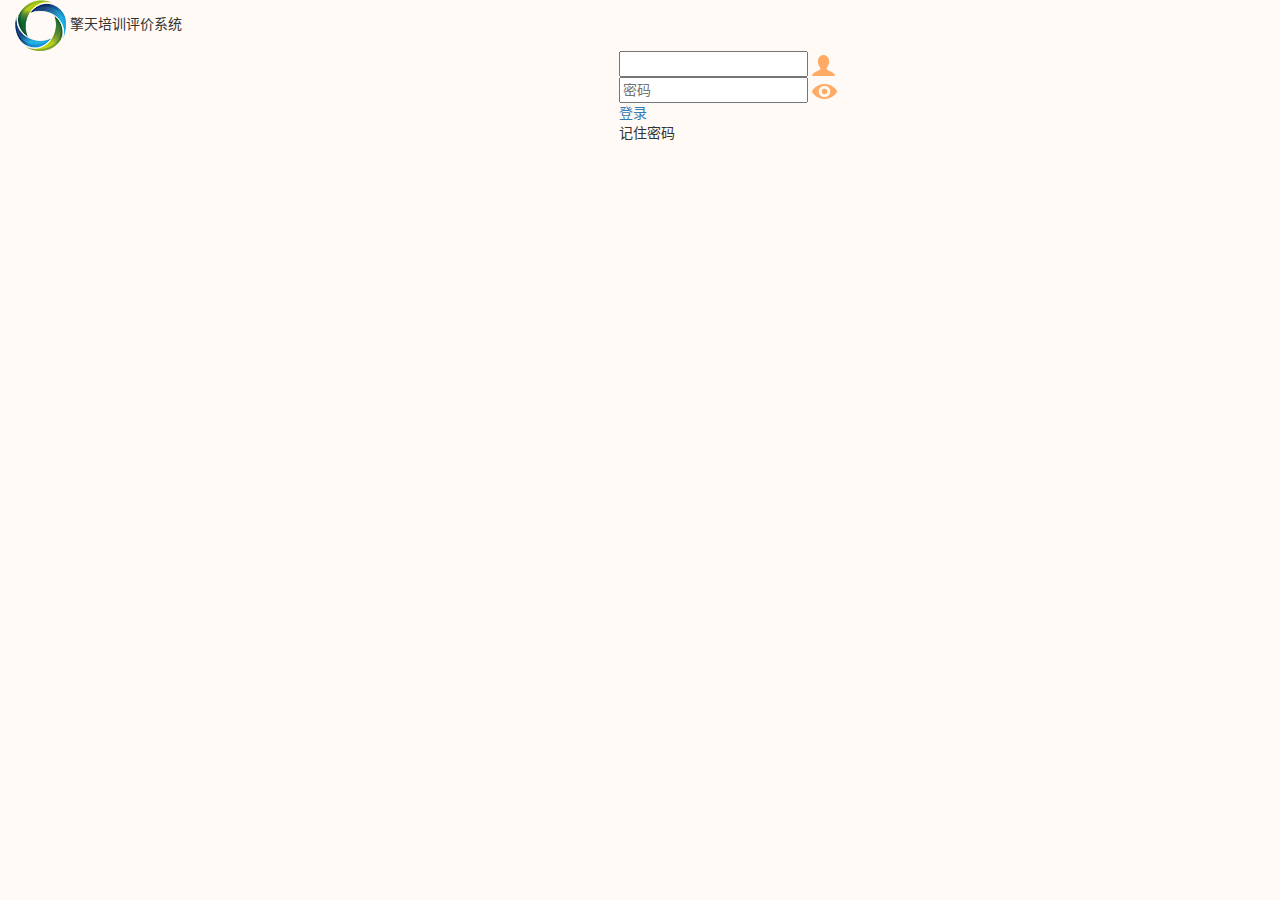
<file: src/main/resources/project/index.html>
<!DOCTYPE html>
<html lang="zh-CN">
<head>
    <meta charset="utf-8">
    <meta name="viewport" content="width=device-width, initial-scale=1">
    <meta http-equiv="X-UA-Compatible" content="IE=edge">

    <title>首页</title>
    <link href="css/bootstrap.css" rel="stylesheet">
    <link rel="stylesheet" href="css/index.css"/>
    <!--&lt;!&ndash;[if lt IE 9]>-->
    <!--<script src="js/html5shiv.min.js"></script>-->
    <!--<script src="js/respond.min.js"></script>-->
    <!--<![endif]&ndash;&gt;-->
</head>
<body>
<div class="container">
    <div id="top-all">
        <div class="row sky">
            <div class="col-xs-12">
                <img src="img/sky.png" alt=""/>
                <span>擎天培训评价系统</span>
            </div>
        </div>
        <div class="row enter">
            <div class="col-xs-offset-4 col-xs-4 passin">
                <div class="row">
                    <div class="col-xs-offset-1 col-xs-3 pic">
                    </div>
                    <div id="login" class="col-xs-offset-1 col-xs-7 text">
                        <div  class="top-input" >
                            <input v-model="name" type="text" :value="name" name="uname" onfocus="if(this.value == '用户名') this.value = ''" onblur="if(this.value =='') this.value = '用户名'" />
                            <span><img src="img/user.png" alt=""/></span>
                        </div>
                        <div class="next-input">
                            <input v-model="password"  type="password" name="upwd" placeholder="密码"/>
                            <span><img src="img/pwd.png" alt=""/></span>
                        </div>
                        <div class="enter-in">
                            <a class="pwd" @click="doLogin()">登录</a>
                        </div>
                        <p class="rember"><span v-model="remember" class="box"></span>
                            <span>记住密码</span></p>
                    </div>
                </div>
            </div>
        </div>
    </div>
</div>
<script src="js/jquery-1.11.3.js"></script>
<script src="js/vue.min.js"></script>
<script src="js/axios.min.js"></script>
<script src="js/http.js"></script>
<script src="js/login.js"></script>

</body>
</html>
</file>
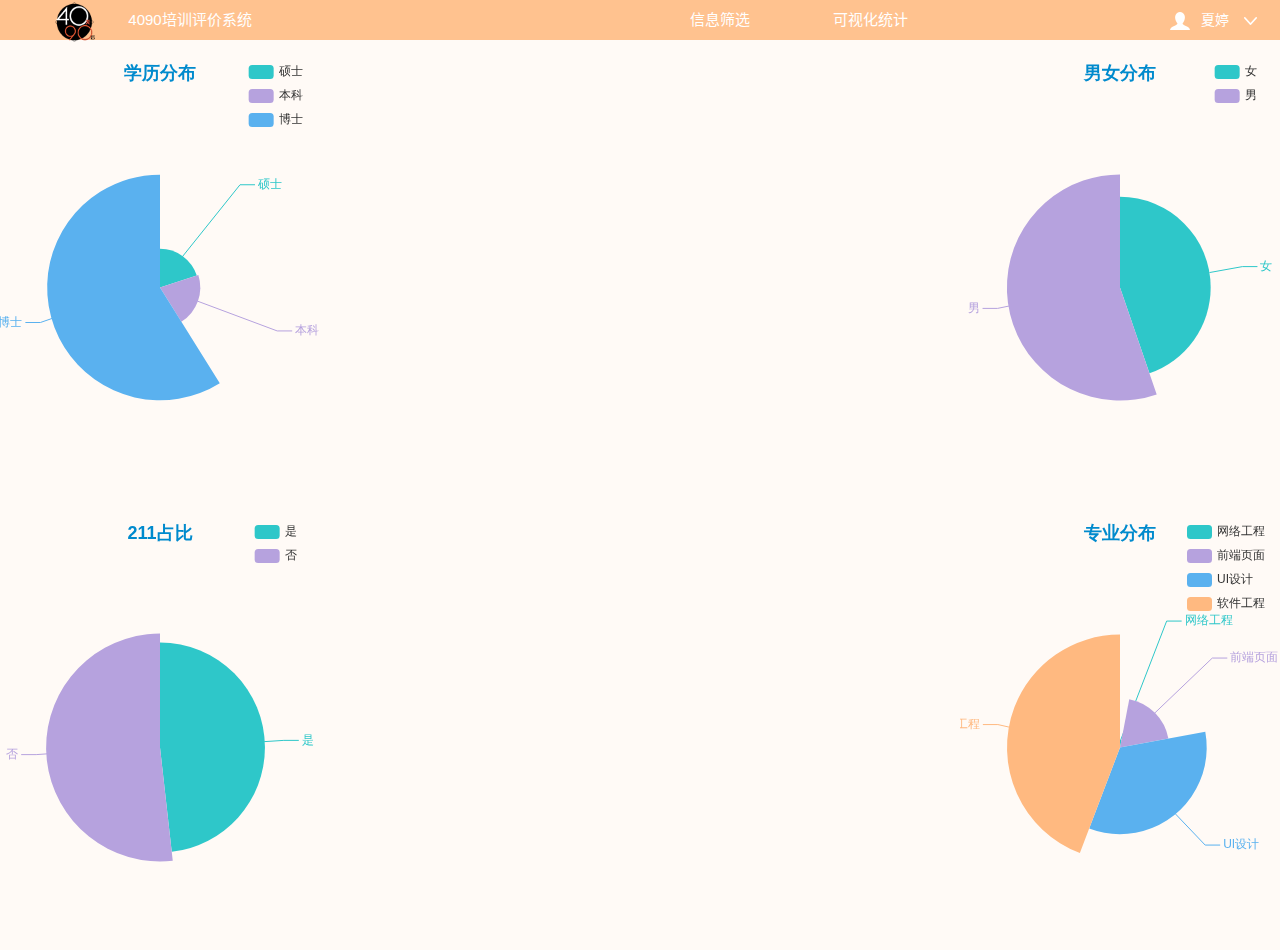
<file: src/main/resources/project/count.html>
<!DOCTYPE html>
<html lang="zh-CN">
<head>
    <meta charset="utf-8">
    <meta name="viewport" content="width=device-width, initial-scale=1">
    <meta http-equiv="X-UA-Compatible" content="IE=edge">

    <title>筛选</title>
    <link href="css/bootstrap.css" rel="stylesheet">
    <link rel="stylesheet" href="css/count.css"/>
    <!--&lt;!&ndash;[if lt IE 9]>-->
    <!--<script src="js/html5shiv.min.js"></script>-->
    <!--<script src="js/respond.min.js"></script>-->
    <!--<![endif]&ndash;&gt;-->
</head>
<body>
<div class="container">
    <div class="row">
        <div class="nav1 col-xs-12">
            <ul class="T4090">
                <li>
                    <img src="img/4090_03.png" alt=""/>
                </li>
                <li>4090培训评价系统</li>
            </ul>
            <ul class="info-select">
                <li class="show1"><a href="">信息筛选</a></li>
                <li><a href="">可视化统计</a></li>
            </ul>
            <ul class="xiaTing">
                <li><img src="img/peo.png" alt=""/></li>
                <li>夏婷</li>
                <li><img src="img/bot.png" alt=""/></li>
            </ul>
        </div>
    </div>
    <div class="row">
        <div class="col-xs-3">
            <div id="eduView" class="row left-top"></div>
            <div id="211View" class="row left-bot"></div>
        </div>
        <div id="mapView" class="col-xs-6 middle"></div>
        <div class="col-xs-3">
            <div id="sexView" class="row right-top"></div>
            <div id="majorView" class="row right-bot"></div>
        </div>
    </div>
</div>
<script src="js/jquery-1.11.3.js"></script>
<script src="js/echarts.min.js"></script>
<script src="js/ecStat.min.js"></script>
<script src="js/macarons.js"></script>
<script src="js/china.js"></script>
<script src="js/pieView.js"></script>
<script src="js/geoView.js"></script>
</body>
</html>
</file>
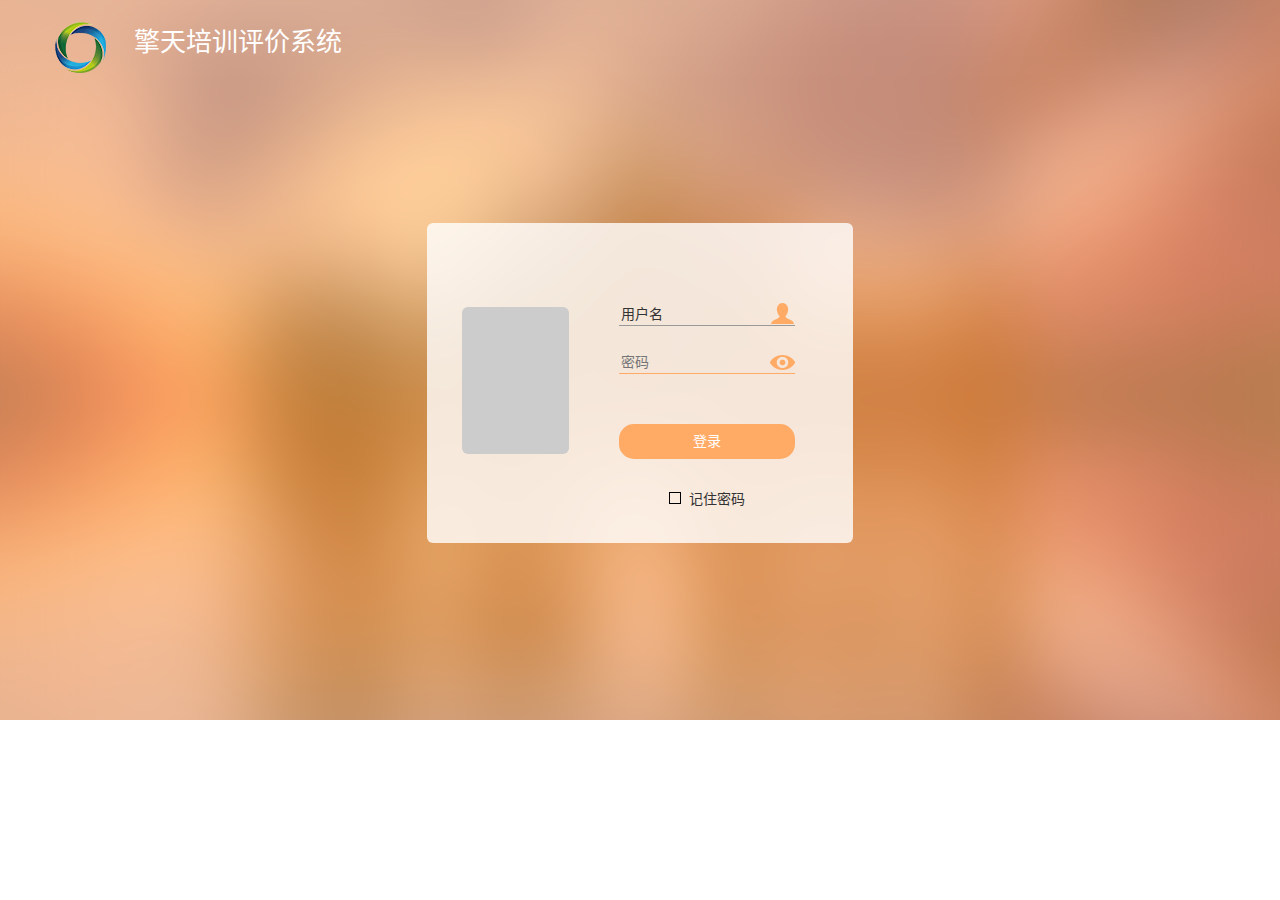
<file: src/main/resources/project/first.html>
<!DOCTYPE html>
<html lang="zh-CN">
<head>
    <meta charset="utf-8">
    <meta name="viewport" content="width=device-width, initial-scale=1">
    <meta http-equiv="X-UA-Compatible" content="IE=edge">

    <title>首页</title>
    <link href="css/bootstrap.css" rel="stylesheet">
    <link rel="stylesheet" href="css/first.css"/>
    <!--&lt;!&ndash;[if lt IE 9]>-->
    <!--<script src="js/html5shiv.min.js"></script>-->
    <!--<script src="js/respond.min.js"></script>-->
    <!--<![endif]&ndash;&gt;-->
</head>
<body>
<div class="container">
    <div id="top-all">
        <div class="row sky">
            <div class="col-xs-12">
                <img src="img/sky.png" alt=""/>
                <span>擎天培训评价系统</span>
            </div>
        </div>
        <div class="row enter">
            <div class="col-xs-offset-4 col-xs-4 passin">
                <div class="row">
                    <div class="col-xs-offset-1 col-xs-3 pic">
                    </div>
                    <div class="col-xs-offset-1 col-xs-7 text">
                        <div  class="top-input" >
                            <input type="text" value="用户名" name="uname" onfocus="if(this.value == '用户名') this.value = ''" onblur="if(this.value =='') this.value = '用户名'" />
                            <span><img src="img/user.png" alt=""/></span>
                        </div>
                        <div class="next-input">
                            <input  type="password" name="upwd" placeholder="密码"/>
                            <span><img src="img/pwd.png" alt=""/></span>
                        </div>
                        <div class="enter-in">
                            <a class="pwd">登录</a>
                        </div>
                        <p class="rember"><span class="box"></span>
                            <span>记住密码</span></p>
                    </div>
                </div>
            </div>
        </div>
    </div>
</div>
<script src="js/jquery-1.11.3.js"></script>
<script src="js/ajax.js"></script>
<script src="js/first,js.js"></script>
</body>
</html>
</file>
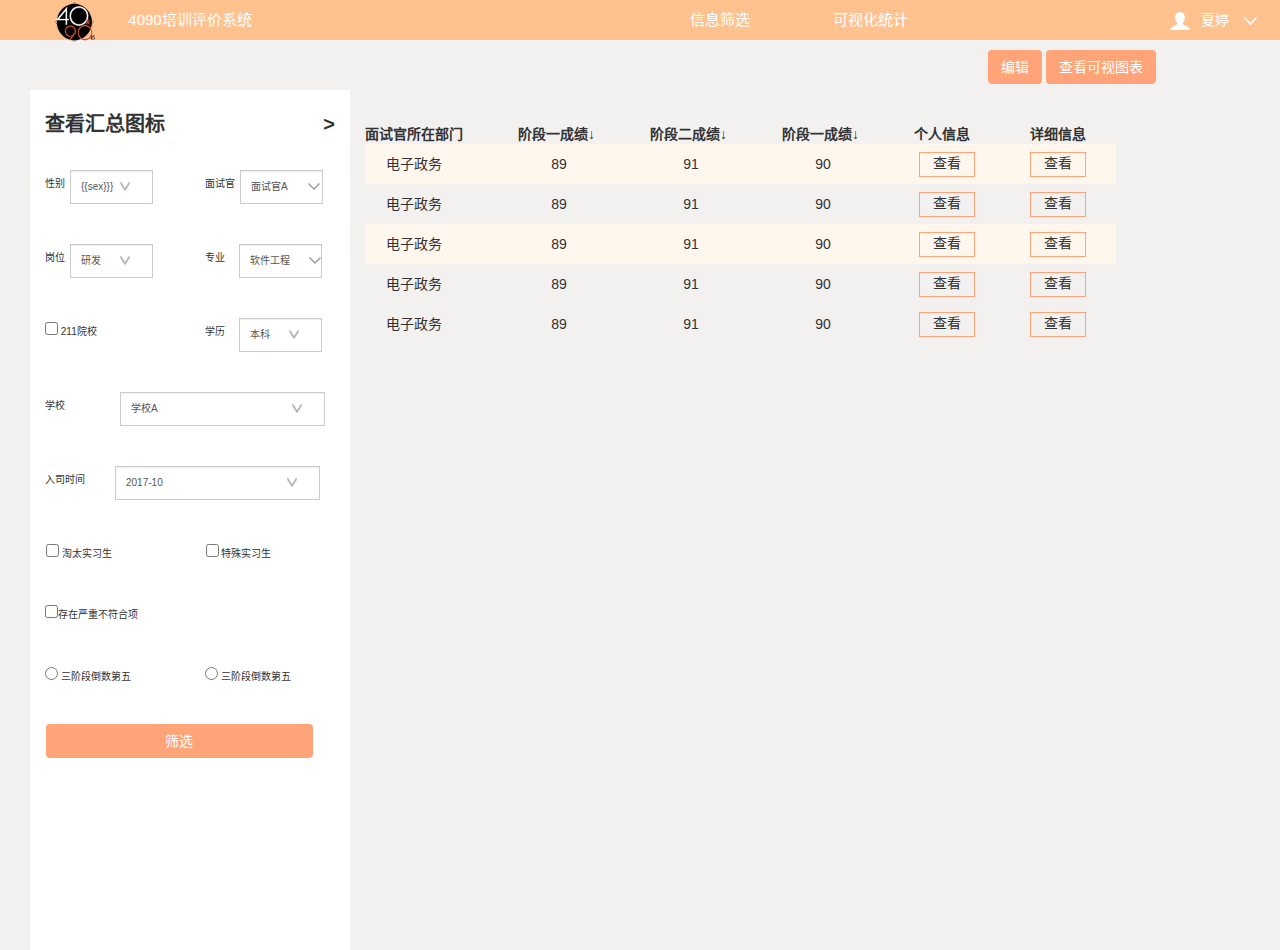
<file: src/main/resources/project/statisics.html>
<!DOCTYPE html>
<html lang="zh-CN">
<head>
    <meta charset="utf-8">
    <meta name="viewport" content="width=device-width, initial-scale=1">
    <meta http-equiv="X-UA-Compatible" content="IE=edge">

    <title>统计</title>
    <link href="css/bootstrap.css" rel="stylesheet">
    <link rel="stylesheet" href="css/staistic.css"/>
    <!--&lt;!&ndash;[if lt IE 9]>-->
    <!--<script src="js/html5shiv.min.js"></script>-->
    <!--<script src="js/respond.min.js"></script>-->
    <!--<![endif]&ndash;&gt;-->
</head>
<body>
<div class="container">
    <div class="row">
        <div class="nav1 col-xs-12">
            <ul class="T4090">
                <li>
                    <img src="img/4090_03.png" alt=""/>
                </li>
                <li>4090培训评价系统</li>
            </ul>
            <ul class="info-select">
                <li class="show1"><a href="">信息筛选</a></li>
                <li><a href="">可视化统计</a></li>
            </ul>
            <ul class="xiaTing">
                <li><img src="img/peo.png" alt=""/></li>
                <li>夏婷</li>
                <li><img src="img/bot.png" alt=""/></li>
            </ul>
        </div>
    </div>
    <div class="row content">
        <div class="col-xs-3  content-L">
            <div class="top">
                <span>查看汇总图标</span>
                <span> > </span>
            </div>
            <!--<div class="name">-->
                <!--<span>姓名</span>-->
                <!--<input type="text" placeholder="请输入实习生名字"/>-->
            <!--</div>-->
            <div class="row sex-all">
                <div class="col-xs-6 sex">
                   <span>性别</span>
                   <div class="input-group">
                       <div class="input-group-btn">
                           <select id="sexs" class="form-control style1 " style="font-size:10px">
                               <option v-for="item in items">{{sex}}}</option>
                           </select>
                           <span class="arrow1 "><img src="img/bot2.png" alt=""/></span>
                       </div>
                   </div>
               </div>
                <div class="col-xs-6 sex">
                    <span>面试官</span>
                    <div class="input-group">
                        <div class="input-group-btn">
                            <select name=""  class="form-control style1" style="font-size:10px">
                                <option value="">面试官A</option>
                                <option value="">面试官B</option>
                            </select>
                            <span class="arrow2 "><img src="img/bot2.png" alt=""/></span>
                        </div>
                    </div>
                </div>
            </div>
            <div class=" row school-all">
                <div class="col-xs-6 sex">
                    <span>岗位</span>
                    <div class="input-group ">
                        <div class="input-group-btn">
                            <select name=""  class="form-control style1" style="font-size:10px">
                                <option value="">研发</option>
                                <option value="">ui</option>
                            </select>
                            <span class="arrow1 "><img src="img/bot2.png" alt=""/></span>
                        </div>
                    </div>
                </div>
                <div class="col-xs-6 sex">
                    <span>专业</span>
                    <div class="input-group right-go">
                        <div class="input-group-btn ">
                            <select name=""  class="form-control style1"style="font-size:10px">
                                <option value="">软件工程</option>
                                <option value="">计算机专业</option>
                                <option value="">其他</option>
                            </select>
                            <span class="arrow3 "><img src="img/bot2.png" alt=""/></span>
                        </div>
                    </div>
                </div>
            </div>
            <div class=" row kinds-all">
                <div class="Y211 col-xs-6" style="font-size:10px">
                    <input type="checkbox"/>
                    211院校
                </div>
                <div class="col-xs-6 sex">
                    <span>学历</span>
                    <div class="input-group right-go">
                        <div class="input-group-btn ">
                            <select name=""  class="form-control style1" style="font-size:10px">
                                <option value="">本科</option>
                                <option value="">专科</option>
                                <option value="">研究生</option>
                            </select>
                            <span class="arrow1 "><img src="img/bot2.png" alt=""/></span>
                        </div>
                    </div>
                </div>
            </div>
            <div class="row job">
                <span>学校</span>
                <div class="input-group right-go2">
                    <div class="input-group-btn ">
                        <select name=""  class="form-control style1" style="font-size:10px">
                            <option value="">学校A</option>
                            <option value="">学校B</option>
                            <option value="">学校C</option>
                        </select>
                        <span class="arrow1 "><img src="img/bot2.png" alt=""/></span>
                    </div>
                </div>
            </div>
            <div class="row time">
                <span>入司时间</span>
                <div class="input-group right-go1">
                    <div class="input-group-btn ">
                        <select name=""  class="form-control style1" style="font-size:10px">
                            <option value="">2017-10</option>
                            <option value="">2017-3</option>
                            <option value="">2018-4</option>
                        </select>
                        <span class="arrow1 "><img src="img/bot2.png" alt=""/></span>
                    </div>
                </div>
            </div>
            <div class="row student">
                <div class="col-xs-6" style="font-size:10px">
                    <input type="checkbox"/> 淘太实习生
                </div>
                <div class="col-xs-6" style="font-size:10px">
                    <input type="checkbox"/> 特殊实习生
                </div>
            </div>
            <div class="row low-student">
                <div class="col-xs-6" style="font-size:10px">
                    <input type="checkbox"/>存在严重不符合项
                </div>
            </div>
            <div class="row rank">
                <div class="col-xs-6" style="font-size:10px">
                    <input type="radio"/> 三阶段倒数第五
                </div>
                <div class="col-xs-6" style="font-size:10px">
                    <input type="radio"/> 三阶段倒数第五
                </div>
            </div>
            <div class="row">
                <button class="btn staistic  col-xs-offset-2 col-xs-10 "> 筛选</button>
            </div>
        </div>
        <div class="col-xs-8 content-M">
            <div class="row">
                <div class="col-xs-offset-8 col-xs-4 doit">
                    <button class="btn btn1">编辑</button>
                    <button class="btn btn2">查看可视图表</button>
                </div>
            </div>
            <div class="row">
                <div class="col-xs-12 table1">
                    <table >
                        <tr>
                            <th>面试官所在部门</th>
                            <th>阶段一成绩↓</th>
                            <th>阶段二成绩↓</th>
                            <th>阶段一成绩↓</th>
                            <th>个人信息</th>
                            <th>详细信息</th>
                        </tr>
                        <tr>
                            <td>电子政务</td>
                            <td>89</td>
                            <td>91</td>
                            <td>90</td>
                            <td  ><div class="see1">查看</div></td>
                            <td ><div class="see1">查看</div></td>
                        </tr>
                        <tr>
                            <td>电子政务</td>
                            <td>89</td>
                            <td>91</td>
                            <td>90</td>
                            <td  ><div class="see1">查看</div></td>
                            <td ><div class="see1">查看</div></td>
                        </tr>
                        <tr>
                            <td>电子政务</td>
                            <td>89</td>
                            <td>91</td>
                            <td>90</td>
                            <td  ><div class="see1">查看</div></td>
                            <td ><div class="see1">查看</div></td>
                        </tr>
                        <tr>
                            <td>电子政务</td>
                            <td>89</td>
                            <td>91</td>
                            <td>90</td>
                            <td  ><div class="see1">查看</div></td>
                            <td ><div class="see1">查看</div></td>
                        </tr>
                        <tr>
                            <td>电子政务</td>
                            <td>89</td>
                            <td>91</td>
                            <td>90</td>
                            <td  ><div class="see1">查看</div></td>
                            <td ><div class="see1">查看</div></td>
                        </tr>
                    </table>
                </div>
                <div id="mainView" class="none1"></div>
            </div>
        </div>
    </div>
</div>
<script src="js/jquery-1.11.3.js"></script>
<script src="js/echarts.min.js"></script>
<script src="js/macarons.js"></script>
<script src="js/statistic.js"></script>
<script src="js/mainView.js"></script>
<script src="js/vue.min.js"></script>
</body>
</html>
</file>
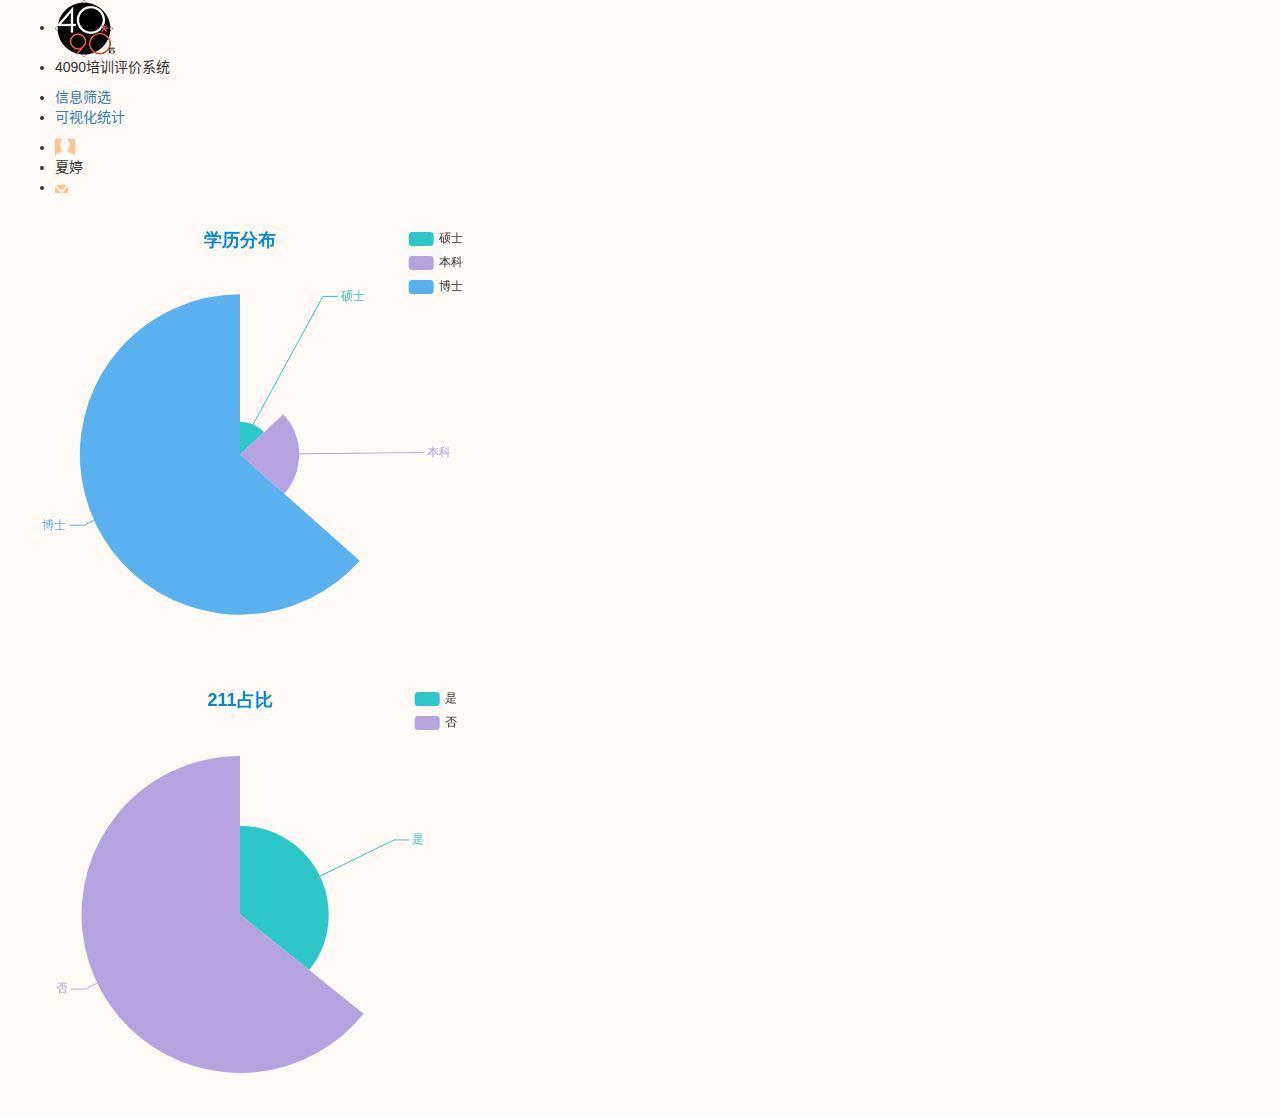
<file: src/main/resources/project/statistics.html>
<!DOCTYPE html>
<html lang="zh-CN">
<head>
    <meta charset="utf-8">
    <meta name="viewport" content="width=device-width, initial-scale=1">
    <meta http-equiv="X-UA-Compatible" content="IE=edge">

    <title>统计</title>
    <link href="css/bootstrap.css" rel="stylesheet">
    <link rel="stylesheet" href="css/statistics.css"/>
    <!--&lt;!&ndash;[if lt IE 9]>-->
    <!--<script src="js/html5shiv.min.js"></script>-->
    <!--<script src="js/respond.min.js"></script>-->
    <!--<![endif]&ndash;&gt;-->
</head>
<body>
<div class="container">
    <div class="row">
        <div class="nav1 col-xs-12">
            <ul class="T4090">
                <li>
                    <img src="img/4090_03.png" alt=""/>
                </li>
                <li>4090培训评价系统</li>
            </ul>
            <ul class="info-select">
                <li class="bg-color1"><a href="">信息筛选</a></li>
                <li><a href="">可视化统计</a></li>
            </ul>
            <ul class="xiaTing">
                <li><img src="img/peo.png" alt=""/></li>
                <li>夏婷</li>
                <li><img src="img/bot.png" alt=""/></li>
            </ul>
        </div>
    </div>
    <div id="statistics" class="row">
        <div class="col-xs-3">
            <div id="eduView" class="row left-top"></div>
            <div id="211View" class="row left-bot"></div>
        </div>
        <div id="mapView" class="col-xs-6 middle"></div>
        <div class="col-xs-3">
            <div id="sexView" class="row right-top"></div>
            <div id="majorView" class="row right-bot"></div>
        </div>
    </div>
</div>
<script src="js/jquery-1.11.3.js"></script>
<script src="js/echarts.min.js"></script>
<script src="js/ecStat.min.js"></script>
<script src="js/macarons.js"></script>
<script src="js/china.js"></script>
<script src="js/vue.min.js"></script>
<script src="js/axios.min.js"></script>
<script src="js/http.js"></script>
<script src="js/pieView.js"></script>
<script src="js/geoView.js"></script>
</body>
</html>
</file>
<file: src/main/resources/project/css/index.css>
body{
    background:#fffaf6;
}
.container{
    width:100%;
}
.nav1{
    height:40px;
    background:#ffc28f;
    display:flex;
    justify-content: space-between;
}
.nav1 ul{
    display:flex;
}
.nav1 ul li{
    list-style: none;
    color:#fff;
    text-align: center;
}
.T4090 li:first-child{
    padding-top:2px;
    height:40px;
}
.T4090 li:first-child img{
    width:40px;
    height:40px;
}

.T4090 li:last-child{
    height:40px;
    width:190px;
    line-height: 40px;
    font-size:15px;
}
.info-select{
    margin-left:140px;
}
.info-select li{
    width:150px;
    height:40px;
    line-height:40px;
    font-size:15px;
}
.info-select li a{
    text-decoration: none;
    color:#fff;
}
/*.xiaTing{*/
  /*margin-left:25%;*/

/*}*/
.xiaTing li{
    height:40px;
    width:30px;
    line-height: 40px;
}
.nav{
    height:100px;
    border:1px solid #000;
}
.content{
    text-align:center;
}
.select{
    height:620px;
    text-align:left;
}
.pics{
    height:620px;
}
.man-work{
    margin-top:20px;
}
.man-work span{
    margin-left:49px;
}
.man-work span:nth-child(2){
    margin-left:3px;
    font-size:20px;
    font-weight:bold;
}
.man-work span:nth-child(3){
    font-size:14px;
    color:#ffac88;
}
.man-info{
    margin-left:47px;
}
.info-nav{
    height:30px;
    background:#ffa478;
    line-height:30px;
}
.bg-white{
    background:#fff;
    margin-top:20px;
    height:865px;
}
.info-nav span:first-child{
    float:left;
    color:#fff;
}
.info-nav span:last-child{
    float:right;
}
.info-content{
    display:flex;
}
.info-content span{
    display:inline-block;
    width:38%;
    word-wrap: break-word;
    font-size:10px;
}
.info-content input{
    display:inline-block;
    width:55%;
    height:20px;
    margin-left:10px;
    text-align: center;
    float:right;
    font-size: 10px;
}
.left-content{
    width:48%;
    margin-top:15px;
}
.right-content{
    width:48%;
    margin-left:8%;
    margin-top:15px;
}
.bg-white1{
    margin-top:30px;
}
.tech-say{
    margin-top:20px;
}
.say-content{
    display:flex;
    justify-content: space-around;
}
.tech-say span{
    font-size:10px;
    display:inline-block;
    width:56%;
    word-wrap: break-word;
}
.tech-say input{
    font-size:10px;
    display:inline-block;
    width:40%;
    height:20px;
    margin-left:10px;
    text-align: center;
}
.bg-color3{
    height:863px;
    background:#fff;
    margin-top:20px;
    margin-left:32px;
}
#traineeView{
    margin-top:15px;
    width:750px;
    height:920px;
}
</file>
<file: src/main/resources/project/css/count.css>
body{
    background:#fffaf6;
}
.container{
    width:100%;
}
.nav1{
    height:40px;
    background:#ffc28f;
    display:flex;
    justify-content: space-between;
}
.nav1 ul{
    display:flex;
}
.nav1 ul li{
    list-style: none;
    color:#fff;
    text-align: center;
}
.T4090 li:first-child{
    padding-top:2px;
    height:40px;
}
.T4090 li:first-child img{
    width:40px;
    height:40px;
}

.T4090 li:last-child{
    height:40px;
    width:190px;
    line-height: 40px;
    font-size:15px;
}
.info-select{
    margin-left:140px;
}
.info-select li{
    width:150px;
    height:40px;
    line-height:40px;
    font-size:15px;
}
.info-select li a{
    text-decoration: none;
    color:#fff;
}
/*.xiaTing{*/
    /*margin-left:28%;*/
/*}*/

.xiaTing li{
    height:40px;
    width:30px;
    line-height: 40px;
}
.xiaTing li:not(:first-child){
    margin-left:5px;
}
.nav{
    height:100px;
}
.left-top{
    height:450px;
    /*background:#000;*/
}
.left-bot{
    height:450px;
    /*background:red;*/
    margin-top:10px;
}
.middle{
    height:900px;
    /*background:blue*/
}
.right-top{
    height:450px;
    /*background:pink;*/
}
.right-bot{
    height:450px;
    margin-top:10px;
    /*background:yellow;*/
}
</file>
<file: src/main/resources/project/css/first.css>
body{
    background:url("../img/bg.png") no-repeat;
    background-size:cover;
}
.container{
    width:100%;
}
#top-all{
    height:662px;
    background-size:cover;
}
.sky{
margin-left:2%;
}
.sky span{
    font-size:26px;
    margin-left:2%;
    padding-top:2%;
    display:inline-block;
    color:#fff;
}
.pic{
    height:147px;
    background:#cccccc;
    margin-top:84px;
    border-radius: 6px;
}
.passin{
    height:320px;
    background:rgba(255,255,255,0.8);
    margin-top:150px;
    border-radius:6px;
}
.top-input{
    margin-top:80px;
    width:80%;
    border-bottom:1px solid #999999;
}
.top-input span{
    float:right;
}
.top-input span img{
    padding-bottom:5px;
}
.top-input input{
    width:80%;
    border:none;
    background:none;
}
.top-input input:focus{
    outline: none;
}
.next-input{
    margin-top:25px;
    width:80%;
    border-bottom:1px solid #ffab66;
}
.next-input input{
    width:80%;
    border:none;
    background:none;
}
.next-input span{
    float:right;
}
.next-input input:focus{
    outline: none;
}
.enter-in{
    text-align:center;
    width:80%;
    margin-top:50px;
}
.pwd{
    display:inline-block;
    width:100%;
    background:#ffab66;
    border:0;
    border-radius:15px;
    height:35px;
    line-height: 35px;
    color:#fff;

}
.pwd:hover{
    cursor:pointer;
    color:#fff;
    text-decoration: none;
}
.rember{
    text-align:center;
    width:80%;
    margin-top:30px;
}
.rember span:last-child{
    margin-left:5px;
}
.box{
    width:12px;
    height:12px;
    display:inline-block;
    border:1px solid #000;
}
.bg-color{
    background:#ffab66;
}
</file>
<file: src/main/resources/project/css/staistic.css>
body{
    background:#f2f1f0;
}
.none1{
    display:none;
}
.show1{
    display:block;
}
.container{
    width:100%;
}
.nav1{
    height:40px;
    background:#ffc28f;
    display:flex;
    justify-content: space-between;
}
.nav1 ul{
     display:flex;
 }
.nav1 ul li{
    list-style: none;
    color:#fff;
    text-align: center;
}
.T4090 li:first-child{
    padding-top:2px;
    height:40px;
}
.T4090 li:first-child img{
    width:40px;
    height:40px;
}

.T4090 li:last-child{
    height:40px;
    width:190px;
    line-height: 40px;
    font-size:15px;
}
.info-select{
    margin-left:140px;
}
.info-select li{
    width:150px;
    height:40px;
    line-height:40px;
    font-size:15px;
}
.info-select li a{
    text-decoration: none;
    color:#fff;
}
/*.xiaTing{*/
    /*margin-left:25%;*/
/*}*/
.xiaTing li{
    height:40px;
    width:30px;
    line-height: 40px;
}
.xiaTing li:not(:first-child){
    margin-left:5px;
}
/*********************/
.content{
    display:flex;
}
.content-L{
    height:860px;
    background:#fff;
    margin-left:30px;
    margin-top:50px;
}
.top span:first-child{
    font-size:20px;
    font-weight: bold;
    float:left;
    margin-top:20px;

}
.top span:last-child{
    font-size:20px;
    font-weight: bold;
    float:right;
    margin-top:20px;
}
/*.name{*/
    /*clear:both;*/
    /*margin-top:80px;*/
/*}*/
/*.name span{*/
    /*float:left;*/
/*}*/
/*.name input{*/
     /*float:right;*/
     /*width:88%;*/
     /*border-color:#ffa478;*/
 /*}*/
.content span{
    font-size:10px;
}
input:focus{
    outline: none;
}
.caret1{
    display:inline-block;
    width:7px;
    height:14px;
}
.sex-all{
    clear:both;
    display:flex;
    margin-top:80px;
}
.sex{
    display:flex;
}
.sex span:first-child{
    margin-top:7px;
}
.input-group{
    width:64%;
    margin-left:5px;
}
.form-control{
    border-radius:0;
}
.form-control:focus{
    outline: none;
}
.style1{
    width:150px;
    padding:3px 10px;
    appearance:none;
    -moz-appearance:none;
    -webkit-appearance:none;
    background-size:20%;
    margin-left:0;
}
.arrow1{
    display:inline-block;
    height:10px;
    width:10px;
    position:relative;
    left:-33px;
    top:10px;
    color:#000;
    z-index: 1000;
}
.arrow2{
    display:inline-block;
    height:10px;
    width:10px;
    position:relative;
    left:-15px;
    top:10px;
    color:#000;
    z-index: 1000;
}
.arrow3{
    display:inline-block;
    height:10px;
    width:10px;
    position:relative;
    left:-13px;
    top:10px;
    color:#000;
    z-index: 1000;
}

.arrow1 img{
    width:100%;
    height:100%;
}

.school-all{
    clear:both;
    display:flex;
    margin-top:40px;
}
.right-go{
    margin-left:14px;
}
.kinds-all{
    margin-top:40px;
    clear: both;
    display:flex;
}
.Y211{
    text-align:left;
}
.job{
    clear:both;
    display:flex;
    margin-top:40px;
}
.job span:first-child{
    margin-left:15px;
    margin-top:7px;
}
.right-go1{
    margin-left:30px;
}
.right-go2{
    margin-left:55px;
}
.time{
    clear:both;
    display:flex;
    margin-top:40px;
}
.time span:first-child{
     margin-left:15px;
     margin-top:7px;
 }
.student{
    margin-top:40px;
    margin-left:-14px;
}
.low-student{
    margin-top:40px;
    margin-left:-15px;
}
.rank{
    margin-top:40px;
    margin-left:-15px;
}
.staistic{
margin-left:16px;
    margin-top:40px;
    background:#ffa478;
    color:#fff;
}
.staistic:focus,.staistic:hover{
    color:#fff;
}
/**************/
.doit{
    margin-top:10px;
    margin-left:73%;
}
.doit button{
    background:#ffa478;
    color:#fff;
}
.doit button:focus,.doit button:hover{
    color:#fff;
}
.table1{
    height:565px;
    overflow: scroll;
}
table{
    margin-top:40px;
    border-collapse: separate;
    /*border-spacing: 15px;*/
}
th:not(:first-child){
    padding-left:55px;
}
th:last-child{
    padding-left:55px;
}
td:not(:first-child){
    padding-left:60px;
}
tr:nth-child(2),tr:nth-child(4){
    background:#fff6ee;
}
td{
    height:40px;
    text-align:center;
}
td:last-child{
    padding-right:30px;
    padding-left:55px;
}

.see1{
    width:56px;
    height:25px;
    border:1px solid #ffa478;
    cursor:pointer;
}
#mainView{
    width:1300px;
    height:860px;
    margin-top:6px;
}
</file>
<file: src/main/resources/project/css/statistics.css>
body{
    background:#fffaf6;
}
/*.container{*/
    /*width:100%;*/
/*}*/
/*.bg-color1{*/
    /*background:#ffa478;*/
/*}*/
/*.nav1{*/
    /*height:40px;*/
    /*background:#ffc28f;*/
    /*display:flex;*/
    /*justify-content: space-between;*/
/*}*/
/*.nav1 ul{*/
    /*display:flex;*/
/*}*/
/*.nav1 ul li{*/
    /*list-style: none;*/
    /*color:#fff;*/
    /*text-align: center;*/
/*}*/
/*.T4090 li:first-child{*/
    /*padding-top:2px;*/
    /*height:40px;*/
/*}*/
/*.T4090 li:first-child img{*/
    /*width:40px;*/
    /*height:40px;*/
/*}*/

/*.T4090 li:last-child{*/
    /*height:40px;*/
    /*width:190px;*/
    /*line-height: 40px;*/
    /*font-size:15px;*/
/*}*/
/*.info-select{*/
    /*margin-left:140px;*/
/*}*/
/*.info-select li{*/
    /*width:150px;*/
    /*height:40px;*/
    /*line-height:40px;*/
    /*font-size:15px;*/
/*}*/
/*.info-select li a{*/
    /*text-decoration: none;*/
    /*color:#fff;*/
/*}*/
/*/!*.xiaTing{*!/*/
    /*/!*margin-left:28%;*!/*/
/*/!*}*!/*/

/*.xiaTing li{*/
    /*height:40px;*/
    /*width:30px;*/
    /*line-height: 40px;*/
/*}*/
/*.xiaTing li:not(:first-child){*/
    /*margin-left:5px;*/
/*}*/
.nav{
    height:100px;
}
.left-top{
    height:450px;
    /*background:#000;*/
}
.left-bot{
    height:450px;
    /*background:red;*/
    margin-top:10px;
}
.middle{
    height:900px;
    /*background:blue*/
}
.right-top{
    height:450px;
    /*background:pink;*/
}
.right-bot{
    height:450px;
    margin-top:10px;
    /*background:yellow;*/
}
</file>
